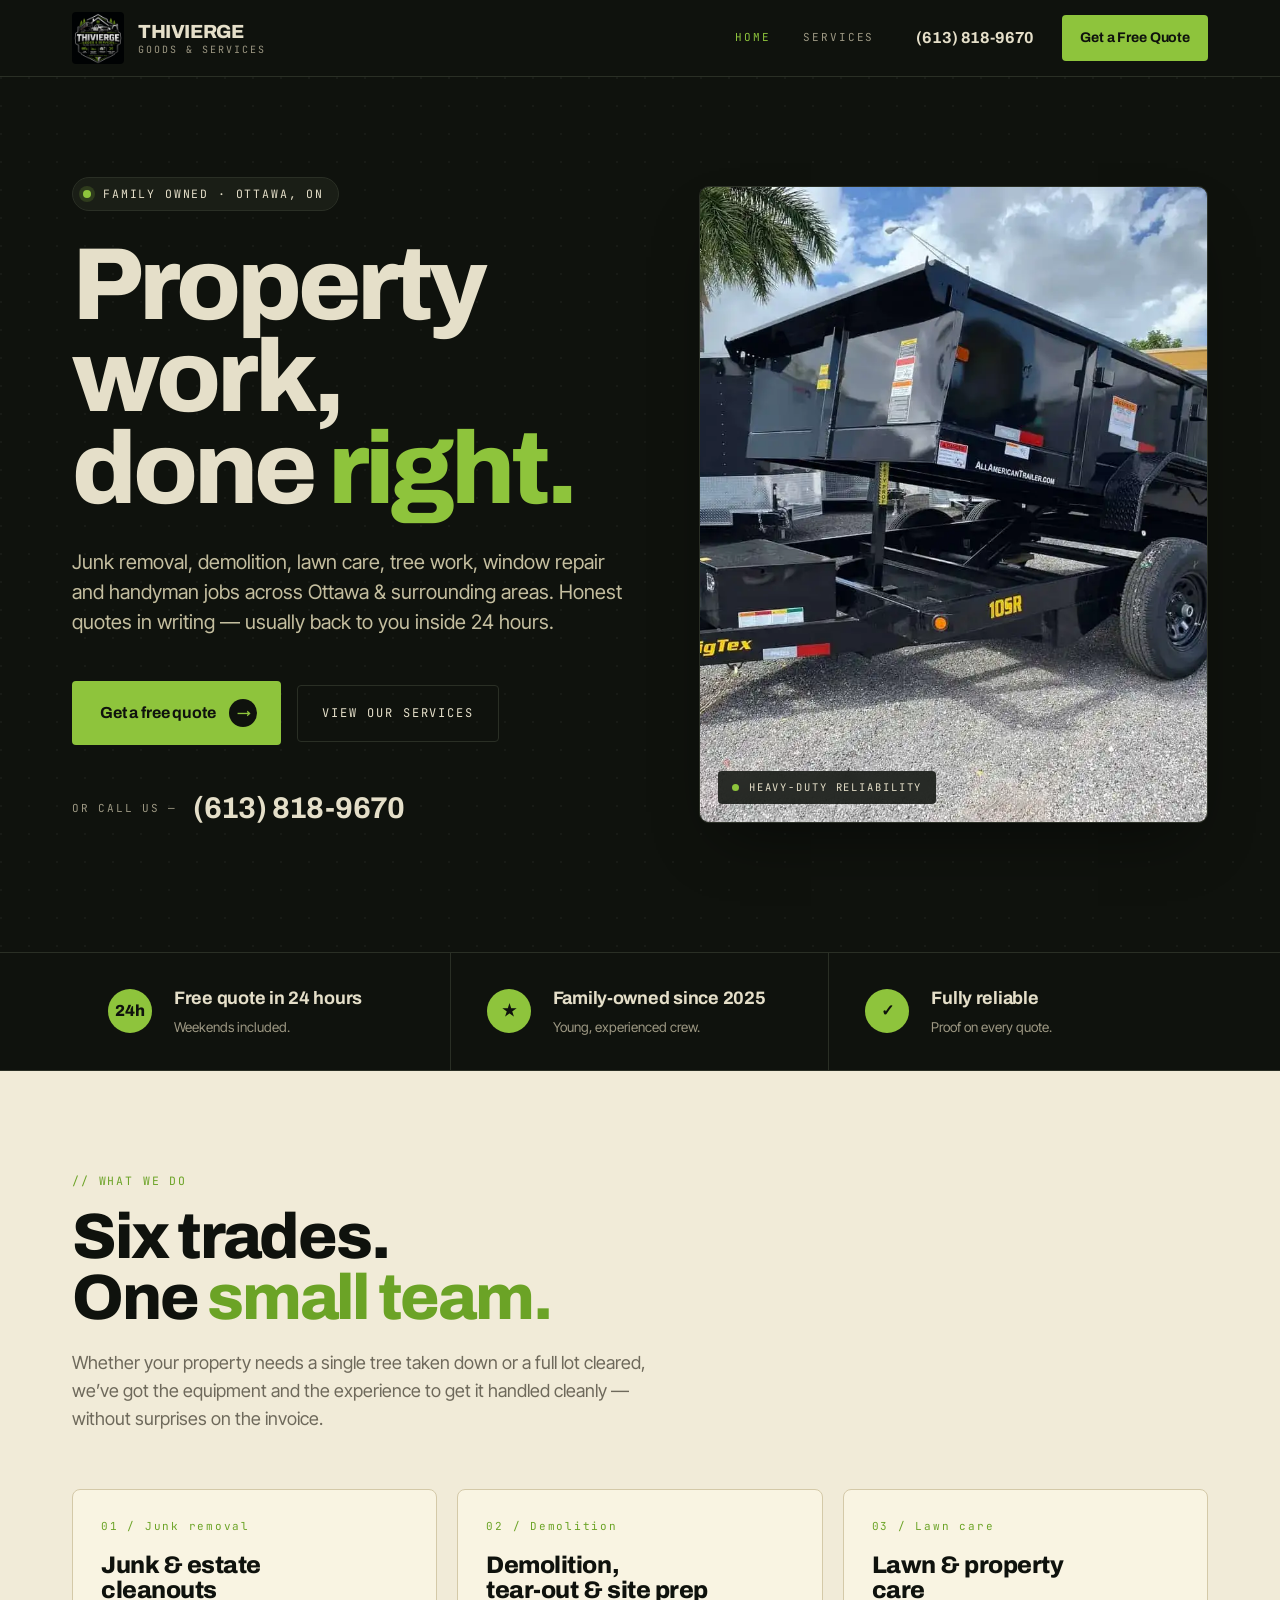
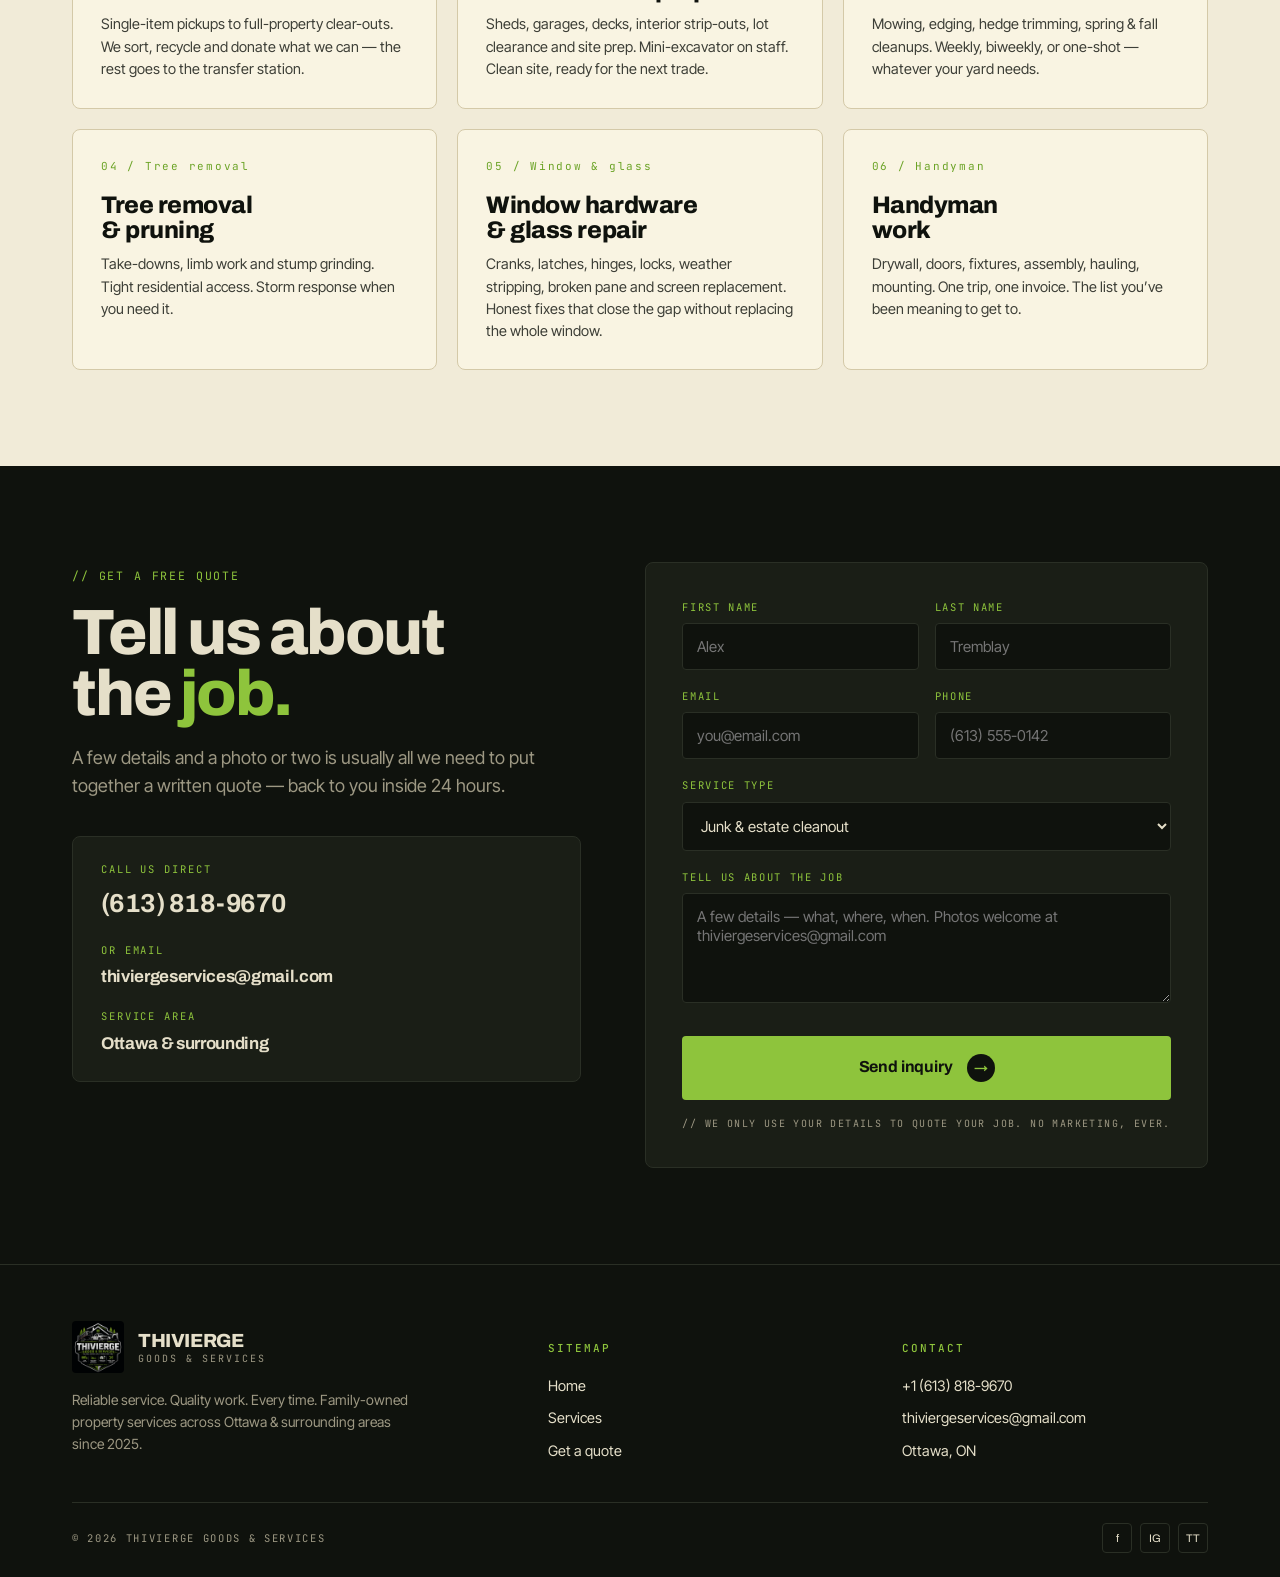
<file: index.html>
<!doctype html>
<html lang="en">
<head>
  <meta charset="utf-8" />
  <meta name="viewport" content="width=device-width, initial-scale=1" />
  <title>Thivierge Goods &amp; Services — Property work, done right · Ottawa</title>
  <meta name="description" content="Family-owned Ottawa property services — junk removal, demolition, lawn care, tree work and handyman jobs. Free quote inside 24 hours." />
  <link rel="preconnect" href="https://fonts.googleapis.com">
  <link rel="preconnect" href="https://fonts.gstatic.com" crossorigin>
  <link href="https://fonts.googleapis.com/css2?family=Archivo:wght@500;700;800&family=Inter+Tight:wght@400;500;600&family=JetBrains+Mono:wght@400;500&display=swap" rel="stylesheet">
  <link rel="stylesheet" href="style.css" />
  <style>
    .form-thanks { padding: 24px 8px; text-align: center; }
    .form-thanks h3 {
      font-family: "Archivo", sans-serif;
      font-weight: 800;
      font-size: 28px;
      letter-spacing: -0.025em;
      margin-bottom: 12px;
      color: var(--green);
    }
    .form-thanks p {
      font-size: 15px;
      color: var(--on-dark);
      line-height: 1.55;
      max-width: 380px;
      margin: 0 auto;
    }
    .form-thanks p a { color: var(--green); text-decoration: underline; }
  </style>
  <script defer>
    document.addEventListener('DOMContentLoaded', () => {
      const form = document.querySelector('form[data-form="inquiry"]');
      if (!form) return;
      form.addEventListener('submit', async (e) => {
        e.preventDefault();
        const btn = form.querySelector('button[type="submit"]');
        const originalLabel = btn.innerHTML;
        btn.disabled = true;
        btn.innerHTML = 'Sending…';
        const data = Object.fromEntries(new FormData(form).entries());
        try {
          const resp = await fetch('https://api.web3forms.com/submit', {
            method: 'POST',
            headers: { 'Content-Type': 'application/json', 'Accept': 'application/json' },
            body: JSON.stringify(data)
          });
          const result = await resp.json();
          if (result.success) {
            form.innerHTML =
              '<div class="form-thanks">' +
              '<h3>Thanks — we got it.</h3>' +
              '<p>We\'ll be back to you with a written quote within 24 hours. If it\'s urgent, give us a call at <a href="tel:+16138189670">(613) 818-9670</a>.</p>' +
              '</div>';
          } else {
            throw new Error(result.message || 'Submission failed');
          }
        } catch (err) {
          btn.disabled = false;
          btn.innerHTML = originalLabel;
          alert('Something went wrong sending your inquiry. Please try again or call (613) 818-9670.');
        }
      });
    });
  </script>
</head>
<body data-screen-label="Home">

  <header class="nav">
    <div class="wrap nav-inner">
      <a href="index.html" class="brand">
        <span class="brand-mark" aria-label="Thivierge logo"></span>
        <span class="brand-name">
          <div class="n1">THIVIERGE</div>
          <div class="n2">Goods &amp; Services</div>
        </span>
      </a>
      <div class="nav-right">
        <nav class="nav-links">
          <a href="index.html" class="active">Home</a>
          <a href="services.html">Services</a>
        </nav>
        <a href="tel:+16138189670" class="nav-phone">(613) 818-9670</a>
        <a href="#quote" class="nav-cta">Get a Free Quote</a>
      </div>
    </div>
  </header>

  <!-- Hero -->
  <section class="hero">
    <div class="wrap hero-inner">
      <div class="hero-grid">
        <div>
          <span class="eyebrow">
            <span class="pip"></span>
            <span class="mono">Family owned · Ottawa, ON</span>
          </span>
          <h1>Property work,<br/>done <span class="em">right.</span></h1>
          <p class="hero-sub">Junk removal, demolition, lawn care, tree work, window repair and handyman jobs across Ottawa &amp; surrounding areas. Honest quotes in writing &mdash; usually back to you inside 24 hours.</p>
          <div class="hero-cta-row">
            <a href="#quote" class="btn-primary">
              Get a free quote
              <span class="arrow">→</span>
            </a>
            <a href="services.html" class="btn-ghost">View our services</a>
          </div>
          <div class="hero-phone-row">
            <span>Or call us &mdash;</span>
            <a href="tel:+16138189670" class="num">(613) 818-9670</a>
          </div>
        </div>
        <div class="hero-photo">
          <img src="assets/portfolio/dump-trailer.webp" alt="5-ton dump trailer used for junk removal and estate cleanouts" />
          <span class="tag"><span class="dot"></span>Heavy-duty reliability</span>
        </div>
      </div>
    </div>
  </section>

  <!-- Trust strip -->
  <div class="trust">
    <div class="wrap trust-inner">
      <div class="trust-cell">
        <div class="icon">24h</div>
        <div class="body">
          <strong>Free quote in 24 hours</strong>
          <span>Weekends included.</span>
        </div>
      </div>
      <div class="trust-cell">
        <div class="icon">★</div>
        <div class="body">
          <strong>Family-owned since 2025</strong>
          <span>Young, experienced crew.</span>
        </div>
      </div>
      <div class="trust-cell">
        <div class="icon">✓</div>
        <div class="body">
          <strong>Fully reliable</strong>
          <span>Proof on every quote.</span>
        </div>
      </div>
    </div>
  </div>

  <!-- Services -->
  <section id="services">
    <div class="wrap">
      <div class="head">
        <span class="mono">// What we do</span>
        <h2>Six trades.<br/>One <span class="em">small team.</span></h2>
        <p class="lede">Whether your property needs a single tree taken down or a full lot cleared, we&rsquo;ve got the equipment and the experience to get it handled cleanly &mdash; without surprises on the invoice.</p>
      </div>

      <div class="svc-grid">
        <a class="svc" href="services.html#junk">
          <div class="n">01 / Junk removal</div>
          <h3>Junk &amp; estate<br/>cleanouts</h3>
          <p>Single-item pickups to full-property clear-outs. We sort, recycle and donate what we can &mdash; the rest goes to the transfer station.</p>
        </a>
        <a class="svc" href="services.html#demo">
          <div class="n">02 / Demolition</div>
          <h3>Demolition,<br/>tear-out &amp; site prep</h3>
          <p>Sheds, garages, decks, interior strip-outs, lot clearance and site prep. Mini-excavator on staff. Clean site, ready for the next trade.</p>
        </a>
        <a class="svc" href="services.html#lawn">
          <div class="n">03 / Lawn care</div>
          <h3>Lawn &amp; property<br/>care</h3>
          <p>Mowing, edging, hedge trimming, spring &amp; fall cleanups. Weekly, biweekly, or one-shot &mdash; whatever your yard needs.</p>
        </a>
        <a class="svc" href="services.html#tree">
          <div class="n">04 / Tree removal</div>
          <h3>Tree removal<br/>&amp; pruning</h3>
          <p>Take-downs, limb work and stump grinding. Tight residential access. Storm response when you need it.</p>
        </a>
        <a class="svc" href="services.html#window">
          <div class="n">05 / Window &amp; glass</div>
          <h3>Window hardware<br/>&amp; glass repair</h3>
          <p>Cranks, latches, hinges, locks, weather stripping, broken pane and screen replacement. Honest fixes that close the gap without replacing the whole window.</p>
        </a>
        <a class="svc" href="services.html#handy">
          <div class="n">06 / Handyman</div>
          <h3>Handyman<br/>work</h3>
          <p>Drywall, doors, fixtures, assembly, hauling, mounting. One trip, one invoice. The list you&rsquo;ve been meaning to get to.</p>
        </a>
      </div>
    </div>
  </section>

  <!-- Quote form -->
  <section class="quote" id="quote">
    <div class="wrap quote-grid">
      <div>
        <div class="head">
          <span class="mono">// Get a free quote</span>
          <h2>Tell us about<br/>the <span class="em">job.</span></h2>
          <p class="lede">A few details and a photo or two is usually all we need to put together a written quote &mdash; back to you inside 24 hours.</p>
        </div>
        <div class="quote-side">
          <a href="tel:+16138189670" class="block">
            <div class="lbl">Call us direct</div>
            <div class="v">(613) 818‑9670</div>
          </a>
          <a href="mailto:thiviergeservices@gmail.com" class="block">
            <div class="lbl">Or email</div>
            <div class="v sm">thiviergeservices@gmail.com</div>
          </a>
          <div class="block">
            <div class="lbl">Service area</div>
            <div class="v sm">Ottawa &amp; surrounding</div>
          </div>
        </div>
      </div>

      <form class="form" action="https://api.web3forms.com/submit" method="POST" data-form="inquiry">
        <!-- Web3Forms configuration -->
        <input type="hidden" name="access_key" value="c636de9c-5ea7-429c-bbf4-e2239f8b589b">
        <input type="hidden" name="subject" value="New website inquiry — Thivierge Goods &amp; Services">
        <input type="hidden" name="from_name" value="Thivierge website">
        <input type="checkbox" name="botcheck" style="display:none" tabindex="-1" autocomplete="off">

        <div class="form-row">
          <div class="field"><label>First name</label><input type="text" name="first_name" placeholder="Alex" required></div>
          <div class="field"><label>Last name</label><input type="text" name="last_name" placeholder="Tremblay" required></div>
        </div>
        <div class="form-row">
          <div class="field"><label>Email</label><input type="email" name="email" placeholder="you@email.com" required></div>
          <div class="field"><label>Phone</label><input type="tel" name="phone" placeholder="(613) 555-0142"></div>
        </div>
        <div class="field">
          <label>Service type</label>
          <select name="service_type">
            <option>Junk &amp; estate cleanout</option>
            <option>Demolition, tear-out &amp; site prep</option>
            <option>Lawn &amp; property care</option>
            <option>Tree removal &amp; pruning</option>
            <option>Handyman work</option>
            <option>Window hardware &amp; glass repair</option>
            <option>Something else</option>
          </select>
        </div>
        <div class="field">
          <label>Tell us about the job</label>
          <textarea name="message" placeholder="A few details — what, where, when. Photos welcome at thiviergeservices@gmail.com"></textarea>
        </div>
        <button class="btn-primary" type="submit">
          Send inquiry
          <span class="arrow">→</span>
        </button>
        <p class="form-note">// We only use your details to quote your job. No marketing, ever.</p>
      </form>
    </div>
  </section>

  <!-- Footer -->
  <footer class="foot">
    <div class="wrap">
      <div class="foot-inner">
        <div class="foot-brand">
          <a href="index.html" class="brand">
            <span class="brand-mark"></span>
            <span class="brand-name">
              <div class="n1">THIVIERGE</div>
              <div class="n2">Goods &amp; Services</div>
            </span>
          </a>
          <p class="blurb">Reliable service. Quality work. Every time. Family-owned property services across Ottawa &amp; surrounding areas since 2025.</p>
        </div>
        <div>
          <h5>Sitemap</h5>
          <ul>
            <li><a href="index.html">Home</a></li>
            <li><a href="services.html">Services</a></li>
            <li><a href="#quote">Get a quote</a></li>
          </ul>
        </div>
        <div>
          <h5>Contact</h5>
          <ul>
            <li><a href="tel:+16138189670">+1 (613) 818-9670</a></li>
            <li><a href="mailto:thiviergeservices@gmail.com">thiviergeservices@gmail.com</a></li>
            <li>Ottawa, ON</li>
          </ul>
        </div>
      </div>
      <div class="foot-bottom">
        <div>© 2026 Thivierge Goods &amp; Services</div>
        <div class="socials">
          <a href="#" aria-label="Facebook">f</a>
          <a href="#" aria-label="Instagram">IG</a>
          <a href="#" aria-label="TikTok">TT</a>
        </div>
      </div>
    </div>
  </footer>
</body>
</html>
</file>
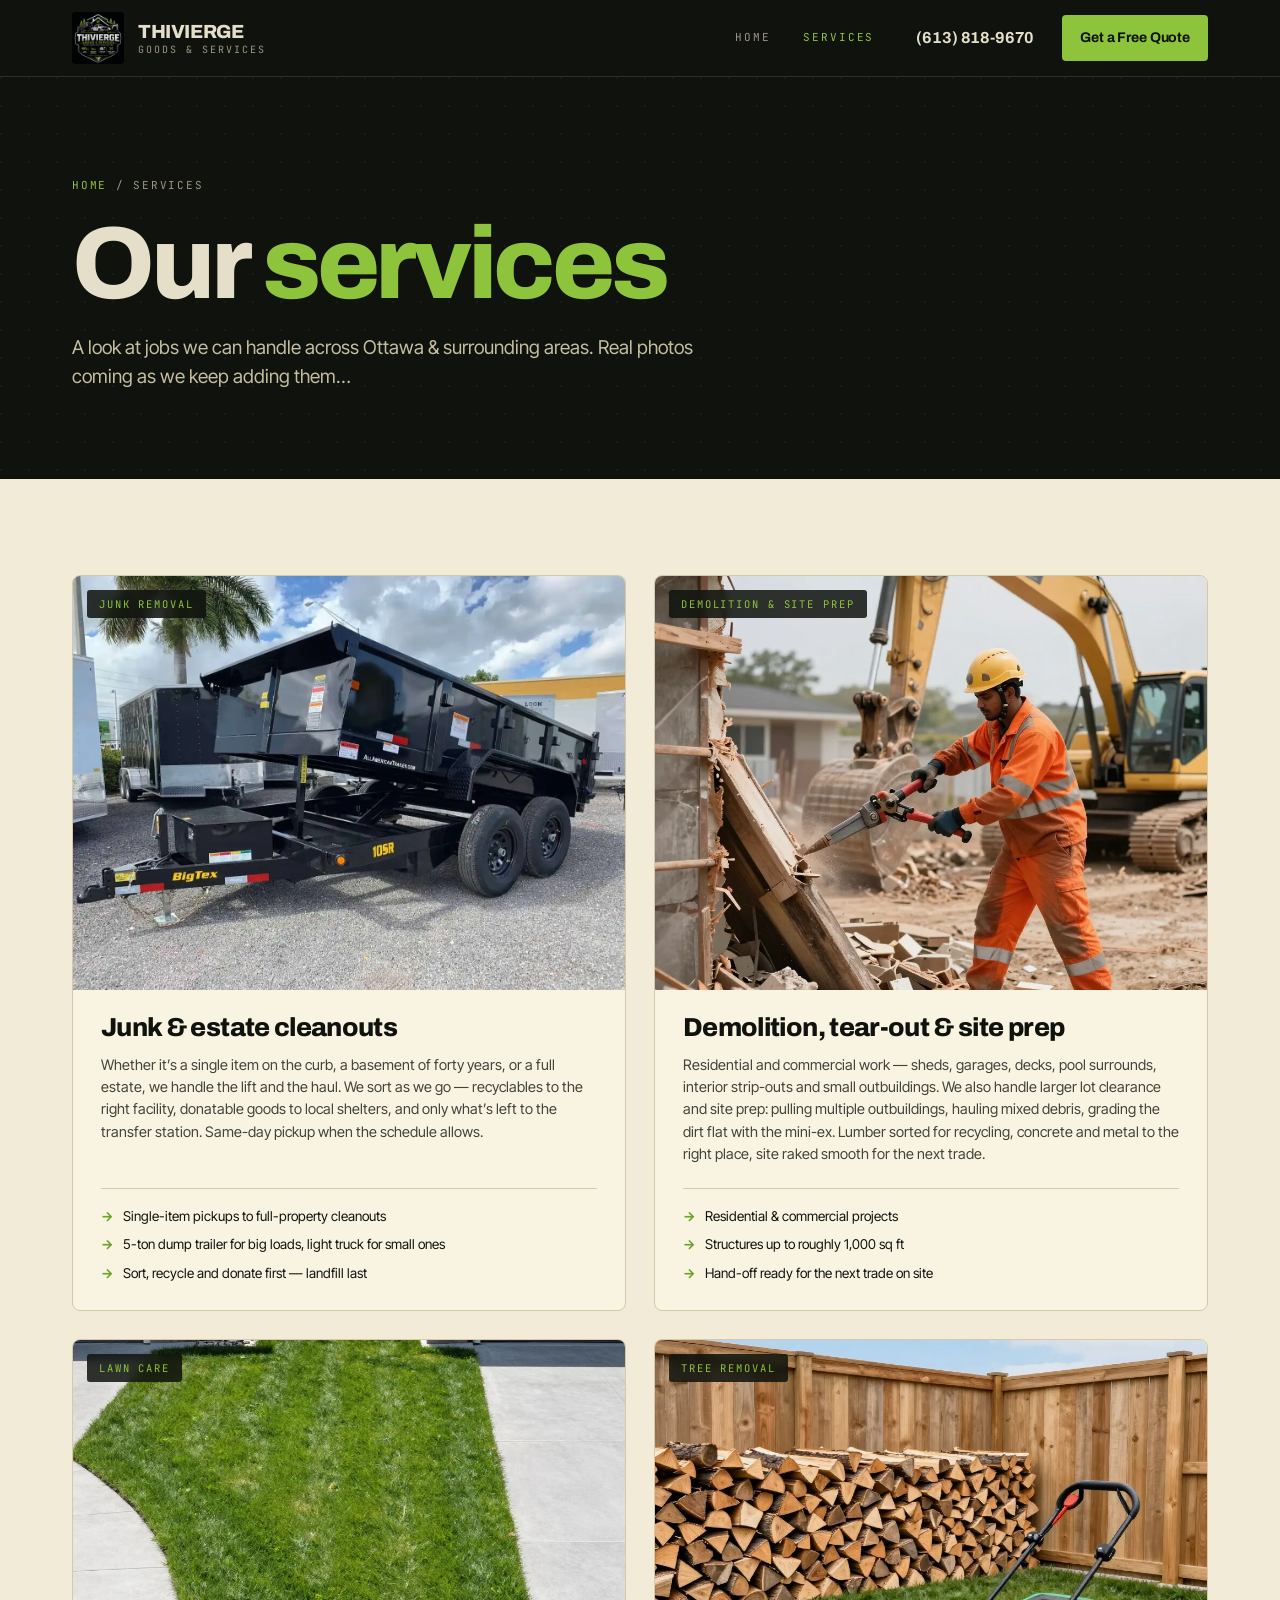
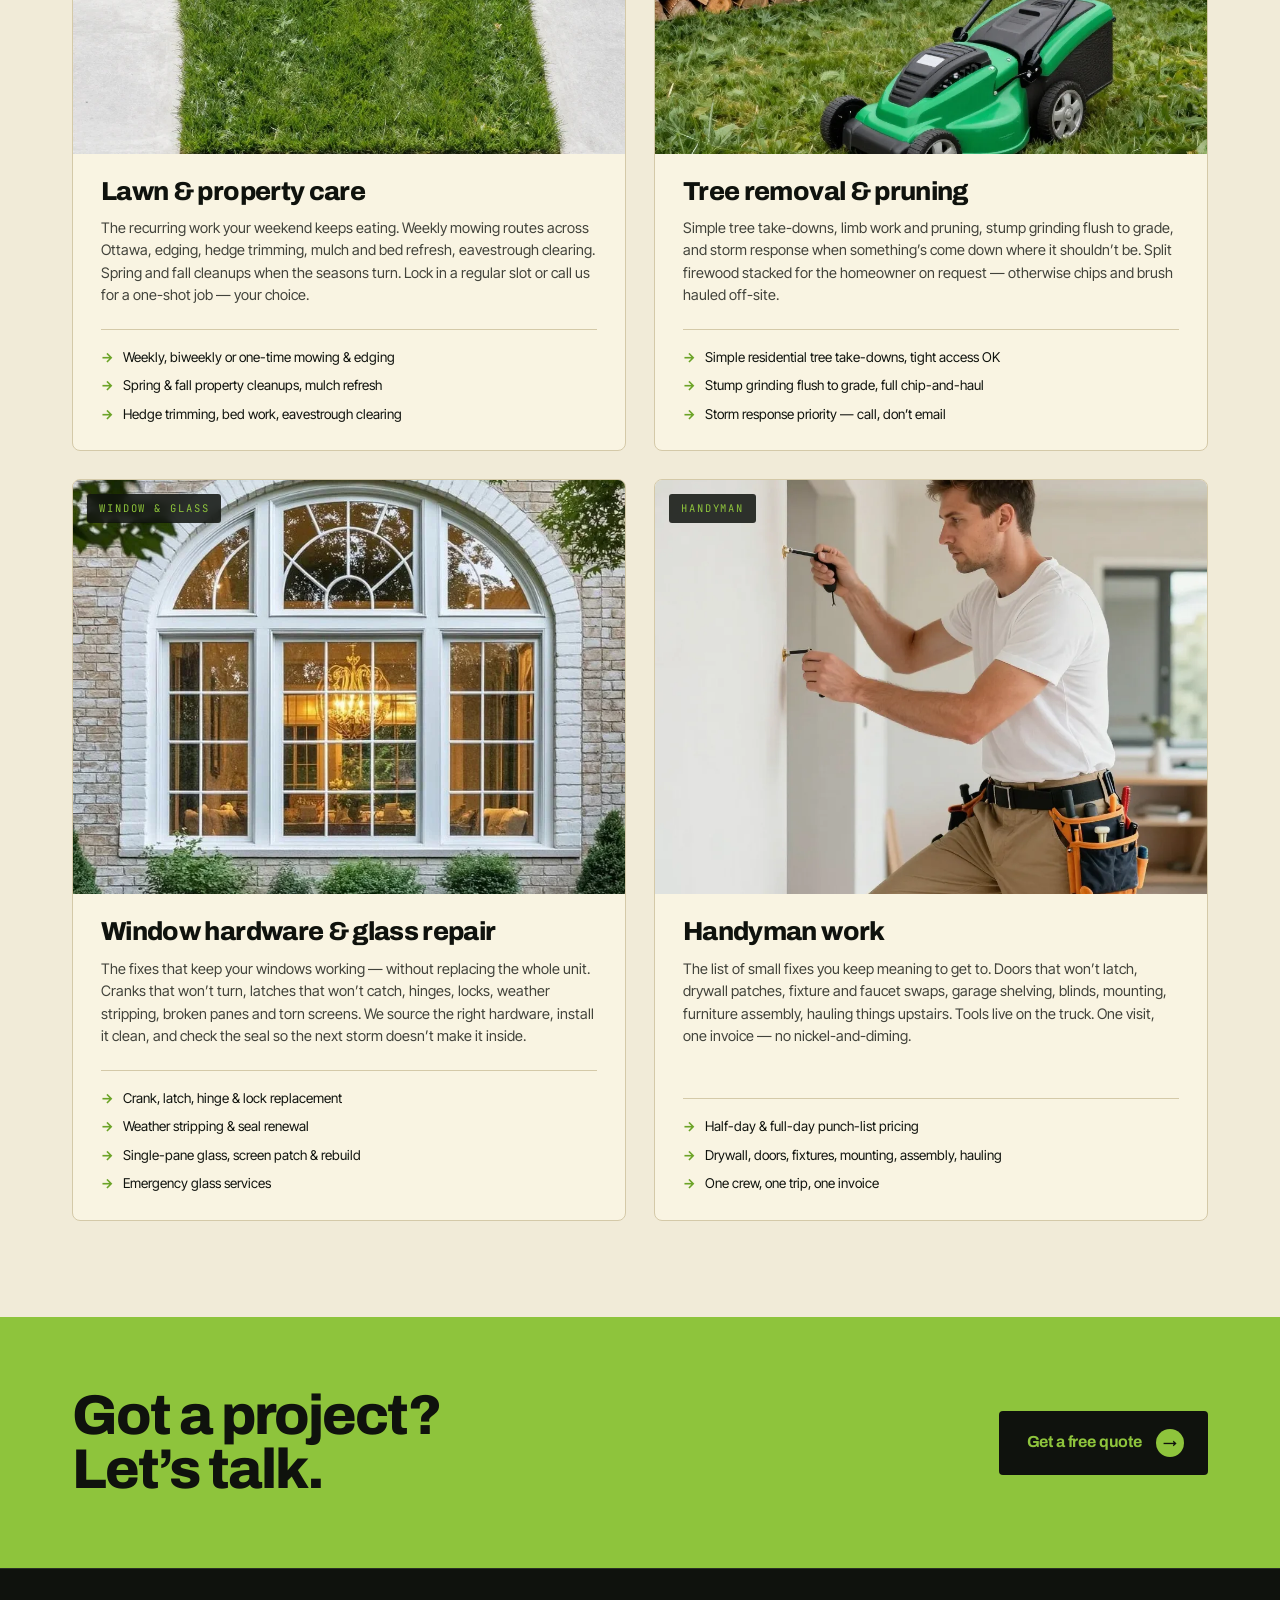
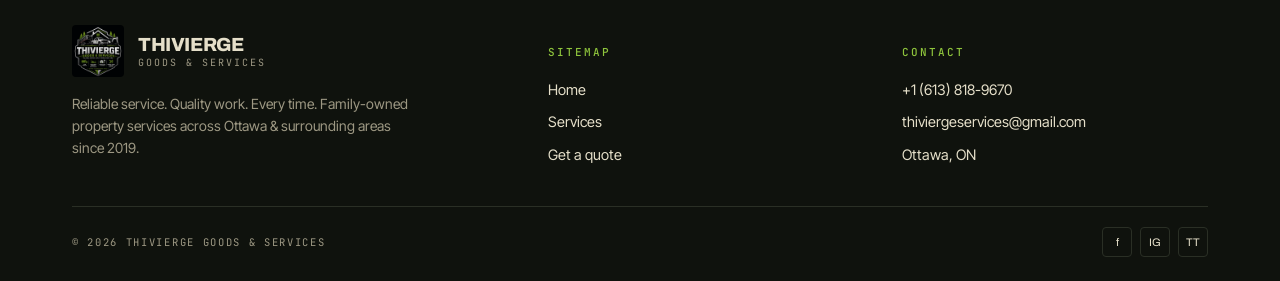
<file: services.html>
<!doctype html>
<html lang="en">
<head>
  <meta charset="utf-8" />
  <meta name="viewport" content="width=device-width, initial-scale=1" />
  <title>Services — Thivierge Goods &amp; Services</title>
  <meta name="description" content="Thivierge Goods &amp; Services — junk removal, demolition, lawn care, tree work, handyman jobs and site prep across Ottawa &amp; surrounding areas." />
  <link rel="preconnect" href="https://fonts.googleapis.com">
  <link rel="preconnect" href="https://fonts.gstatic.com" crossorigin>
  <link href="https://fonts.googleapis.com/css2?family=Archivo:wght@500;700;800&family=Inter+Tight:wght@400;500;600&family=JetBrains+Mono:wght@400;500&display=swap" rel="stylesheet">
  <link rel="stylesheet" href="style.css" />
  <style>
    /* Scroll padding so anchor jumps land below the sticky nav */
    html { scroll-padding-top: 96px; }
  </style>
</head>
<body data-screen-label="Services">

  <header class="nav">
    <div class="wrap nav-inner">
      <a href="index.html" class="brand">
        <span class="brand-mark" aria-label="Thivierge logo"></span>
        <span class="brand-name">
          <div class="n1">THIVIERGE</div>
          <div class="n2">Goods &amp; Services</div>
        </span>
      </a>
      <div class="nav-right">
        <nav class="nav-links">
          <a href="index.html">Home</a>
          <a href="services.html" class="active">Services</a>
        </nav>
        <a href="tel:+16138189670" class="nav-phone">(613) 818-9670</a>
        <a href="index.html#quote" class="nav-cta">Get a Free Quote</a>
      </div>
    </div>
  </header>

  <!-- Page hero -->
  <section class="page-hero">
    <div class="wrap page-hero-inner">
      <div class="crumb"><a href="index.html">Home</a> / Services</div>
      <h1>Our <span class="em">services</span></h1>
      <p class="lede">A look at jobs we can handle across Ottawa &amp; surrounding areas. Real photos coming as we keep adding them&hellip;</p>
    </div>
  </section>

  <!-- Services grid -->
  <section>
    <div class="wrap">
      <div class="case-grid">

        <article class="case" id="junk">
          <div class="case-photo">
            <img src="assets/portfolio/dump-trailer.webp" alt="5-ton dump trailer used for junk removal and estate cleanouts" loading="lazy" />
            <span class="badge">Junk removal</span>
          </div>
          <div class="case-body">
            <h3>Junk &amp; estate cleanouts</h3>
            <p class="desc">Whether it&rsquo;s a single item on the curb, a basement of forty years, or a full estate, we handle the lift and the haul. We sort as we go &mdash; recyclables to the right facility, donatable goods to local shelters, and only what&rsquo;s left to the transfer station. Same-day pickup when the schedule allows.</p>
            <ul class="case-features">
              <li>Single-item pickups to full-property cleanouts</li>
              <li>5-ton dump trailer for big loads, light truck for small ones</li>
              <li>Sort, recycle and donate first &mdash; landfill last</li>
            </ul>
          </div>
        </article>

        <article class="case" id="demo">
          <div class="case-photo">
            <img src="assets/portfolio/structural-demolition.webp" alt="Crew member demolishing a structure with an excavator behind" loading="lazy" />
            <span class="badge">Demolition &amp; site prep</span>
          </div>
          <div class="case-body">
            <h3>Demolition, tear-out &amp; site prep</h3>
            <p class="desc">Residential and commercial work &mdash; sheds, garages, decks, pool surrounds, interior strip-outs and small outbuildings. We also handle larger lot clearance and site prep: pulling multiple outbuildings, hauling mixed debris, grading the dirt flat with the mini-ex. Lumber sorted for recycling, concrete and metal to the right place, site raked smooth for the next trade.</p>
            <ul class="case-features">
              <li>Residential &amp; commercial projects</li>
              <li>Structures up to roughly 1,000 sq ft</li>
              <li>Hand-off ready for the next trade on site</li>
            </ul>
          </div>
        </article>

        <article class="case" id="lawn">
          <div class="case-photo">
            <img src="assets/portfolio/precision-lawn-care.webp" alt="Freshly cut lawn between two driveways" loading="lazy" />
            <span class="badge">Lawn care</span>
          </div>
          <div class="case-body">
            <h3>Lawn &amp; property care</h3>
            <p class="desc">The recurring work your weekend keeps eating. Weekly mowing routes across Ottawa, edging, hedge trimming, mulch and bed refresh, eavestrough clearing. Spring and fall cleanups when the seasons turn. Lock in a regular slot or call us for a one-shot job &mdash; your choice.</p>
            <ul class="case-features">
              <li>Weekly, biweekly or one-time mowing &amp; edging</li>
              <li>Spring &amp; fall property cleanups, mulch refresh</li>
              <li>Hedge trimming, bed work, eavestrough clearing</li>
            </ul>
          </div>
        </article>

        <article class="case" id="tree">
          <div class="case-photo">
            <img src="assets/portfolio/industrial-maintenance.webp" alt="Stacked firewood and mower after tree work" loading="lazy" />
            <span class="badge">Tree removal</span>
          </div>
          <div class="case-body">
            <h3>Tree removal &amp; pruning</h3>
            <p class="desc">Simple tree take-downs, limb work and pruning, stump grinding flush to grade, and storm response when something&rsquo;s come down where it shouldn&rsquo;t be. Split firewood stacked for the homeowner on request &mdash; otherwise chips and brush hauled off-site.</p>
            <ul class="case-features">
              <li>Simple residential tree take-downs, tight access OK</li>
              <li>Stump grinding flush to grade, full chip-and-haul</li>
              <li>Storm response priority &mdash; call, don&rsquo;t email</li>
            </ul>
          </div>
        </article>

        <article class="case" id="window">
          <div class="case-photo">
            <img src="assets/portfolio/window-hardware.webp" alt="Arched residential window with multi-pane glass and white frames" loading="lazy" />
            <span class="badge">Window &amp; glass</span>
          </div>
          <div class="case-body">
            <h3>Window hardware &amp; glass repair</h3>
            <p class="desc">The fixes that keep your windows working &mdash; without replacing the whole unit. Cranks that won&rsquo;t turn, latches that won&rsquo;t catch, hinges, locks, weather stripping, broken panes and torn screens. We source the right hardware, install it clean, and check the seal so the next storm doesn&rsquo;t make it inside.</p>
            <ul class="case-features">
              <li>Crank, latch, hinge &amp; lock replacement</li>
              <li>Weather stripping &amp; seal renewal</li>
              <li>Single-pane glass, screen patch &amp; rebuild</li>
              <li>Emergency glass services</li>
            </ul>
          </div>
        </article>

        <article class="case" id="handy">
          <div class="case-photo">
            <img src="assets/portfolio/honest-communication.webp" alt="Handyman installing fixtures in a freshly painted hallway" loading="lazy" />
            <span class="badge">Handyman</span>
          </div>
          <div class="case-body">
            <h3>Handyman work</h3>
            <p class="desc">The list of small fixes you keep meaning to get to. Doors that won&rsquo;t latch, drywall patches, fixture and faucet swaps, garage shelving, blinds, mounting, furniture assembly, hauling things upstairs. Tools live on the truck. One visit, one invoice &mdash; no nickel-and-diming.</p>
            <ul class="case-features">
              <li>Half-day &amp; full-day punch-list pricing</li>
              <li>Drywall, doors, fixtures, mounting, assembly, hauling</li>
              <li>One crew, one trip, one invoice</li>
            </ul>
          </div>
        </article>

      </div>
    </div>
  </section>

  <!-- CTA strip -->
  <section class="cta-strip">
    <div class="wrap cta-strip-inner">
      <h2>Got a project?<br/>Let&rsquo;s talk.</h2>
      <a href="index.html#quote" class="btn-primary">
        Get a free quote
        <span class="arrow">→</span>
      </a>
    </div>
  </section>

  <!-- Footer -->
  <footer class="foot">
    <div class="wrap">
      <div class="foot-inner">
        <div class="foot-brand">
          <a href="index.html" class="brand">
            <span class="brand-mark"></span>
            <span class="brand-name">
              <div class="n1">THIVIERGE</div>
              <div class="n2">Goods &amp; Services</div>
            </span>
          </a>
          <p class="blurb">Reliable service. Quality work. Every time. Family-owned property services across Ottawa &amp; surrounding areas since 2019.</p>
        </div>
        <div>
          <h5>Sitemap</h5>
          <ul>
            <li><a href="index.html">Home</a></li>
            <li><a href="services.html">Services</a></li>
            <li><a href="index.html#quote">Get a quote</a></li>
          </ul>
        </div>
        <div>
          <h5>Contact</h5>
          <ul>
            <li><a href="tel:+16138189670">+1 (613) 818-9670</a></li>
            <li><a href="mailto:thiviergeservices@gmail.com">thiviergeservices@gmail.com</a></li>
            <li>Ottawa, ON</li>
          </ul>
        </div>
      </div>
      <div class="foot-bottom">
        <div>© 2026 Thivierge Goods &amp; Services</div>
        <div class="socials">
          <a href="#" aria-label="Facebook">f</a>
          <a href="#" aria-label="Instagram">IG</a>
          <a href="#" aria-label="TikTok">TT</a>
        </div>
      </div>
    </div>
  </footer>
</body>
</html>
</file>
<file: style.css>
/* =========================================================
   Thivierge Goods & Services — clean two-page site
   Dark + cream + green. Bold sans. Minimal noise.
   ========================================================= */

:root {
  --ink:          #0f120d;
  --ink-2:        #1a1e16;
  --rule-dark:    #2a2f25;
  --cream:        #f1ebd8;
  --paper:        #f9f4e2;
  --on-dark:      #e5dfc9;
  --on-dark-soft: #9d9883;
  --muted-light:  #6e695b;
  --rule-light:   #d4c9a8;
  --green:        #8ec43c;
  --green-deep:   #6ba326;
}

* { box-sizing: border-box; }
html, body { margin: 0; padding: 0; }
html { scroll-behavior: smooth; }
body {
  background: var(--cream);
  color: var(--ink);
  font-family: "Inter Tight", "Inter", system-ui, sans-serif;
  font-size: 16px;
  line-height: 1.55;
  -webkit-font-smoothing: antialiased;
  text-rendering: optimizeLegibility;
}
img { max-width: 100%; display: block; }
a { color: inherit; text-decoration: none; }
button { font: inherit; }
h1, h2, h3, h4 { margin: 0; }
p { margin: 0; }

.display {
  font-family: "Archivo", "Inter Tight", system-ui, sans-serif;
  font-weight: 800;
  letter-spacing: -0.035em;
  line-height: 0.94;
}
.mono {
  font-family: "JetBrains Mono", ui-monospace, "SF Mono", Menlo, monospace;
  font-size: 11.5px;
  letter-spacing: 0.16em;
  text-transform: uppercase;
}

.wrap { max-width: 1200px; margin: 0 auto; padding: 0 32px; }
section { padding: 96px 0; }

/* ---------- Nav ---------- */
.nav {
  background: var(--ink);
  color: var(--on-dark);
  position: sticky; top: 0; z-index: 50;
  border-bottom: 1px solid var(--rule-dark);
}
.nav-inner {
  display: flex; align-items: center; justify-content: space-between;
  height: 76px;
}
.brand { display: flex; align-items: center; gap: 14px; }
.brand-mark {
  width: 52px; height: 52px;
  background: url('assets/logo.webp') center/contain no-repeat;
  border-radius: 4px;
}
.brand-name { line-height: 1; }
.brand-name .n1 {
  font-family: "Archivo", sans-serif;
  font-weight: 800;
  font-size: 19px;
  letter-spacing: -0.02em;
  color: var(--on-dark);
}
.brand-name .n2 {
  font-family: "JetBrains Mono", monospace;
  font-size: 10px; letter-spacing: 0.2em;
  color: var(--on-dark-soft); text-transform: uppercase;
  margin-top: 4px;
}
.nav-right { display: flex; align-items: center; gap: 28px; }
.nav-links { display: flex; gap: 4px; }
.nav-links a {
  font-family: "JetBrains Mono", monospace;
  font-size: 11px; letter-spacing: 0.18em; text-transform: uppercase;
  padding: 10px 14px;
  color: var(--on-dark-soft);
  border-radius: 4px;
  transition: color .15s, background .15s;
}
.nav-links a:hover { color: var(--on-dark); }
.nav-links a.active { color: var(--green); }
.nav-phone {
  font-family: "Archivo", sans-serif;
  font-weight: 700;
  font-size: 16px;
  letter-spacing: -0.01em;
  color: var(--on-dark);
}
.nav-phone:hover { color: var(--green); }
.nav-cta {
  display: inline-flex; align-items: center; gap: 12px;
  padding: 12px 18px;
  background: var(--green); color: var(--ink);
  border-radius: 4px;
  font-family: "Archivo", sans-serif;
  font-weight: 700;
  font-size: 14px;
  letter-spacing: -0.01em;
  transition: background .2s;
}
.nav-cta:hover { background: var(--on-dark); }

/* ---------- Hero ---------- */
.hero {
  background: var(--ink);
  color: var(--on-dark);
  padding: 100px 0 120px;
  position: relative;
  overflow: hidden;
}
.hero::before {
  content: "";
  position: absolute; inset: 0;
  background-image:
    radial-gradient(circle at 1px 1px, rgba(255,255,255,.04) 1px, transparent 0);
  background-size: 28px 28px;
  pointer-events: none;
}
.hero-inner { position: relative; }
.hero-grid {
  display: grid;
  grid-template-columns: 1.05fr 0.95fr;
  gap: 64px;
  align-items: center;
  position: relative;
}
.hero-photo {
  position: relative;
  aspect-ratio: 4/5;
  border-radius: 10px;
  overflow: hidden;
  border: 1px solid var(--rule-dark);
  box-shadow: 0 30px 60px -20px rgba(0,0,0,.45);
}
.hero-photo img {
  width: 100%; height: 100%;
  object-fit: cover;
  display: block;
}
.hero-photo .tag {
  position: absolute; left: 18px; bottom: 18px;
  display: inline-flex; align-items: center; gap: 10px;
  padding: 8px 14px;
  background: rgba(15,18,13,.85);
  color: var(--on-dark);
  border-radius: 4px;
  font-family: "JetBrains Mono", monospace;
  font-size: 10.5px; letter-spacing: 0.18em;
  text-transform: uppercase;
  backdrop-filter: blur(6px);
}
.hero-photo .tag .dot {
  width: 7px; height: 7px; border-radius: 50%;
  background: var(--green);
}
.hero .eyebrow {
  display: inline-flex; align-items: center; gap: 12px;
  padding: 7px 14px 7px 10px;
  border: 1px solid var(--rule-dark);
  border-radius: 999px;
  background: var(--ink-2);
}
.hero .eyebrow .pip {
  width: 8px; height: 8px; border-radius: 50%;
  background: var(--green);
  box-shadow: 0 0 0 4px rgba(142,196,60,.18);
}
.hero .eyebrow .mono { color: var(--on-dark); }
.hero h1 {
  font-family: "Archivo", sans-serif;
  font-weight: 800;
  font-size: clamp(56px, 8vw, 120px);
  letter-spacing: -0.04em;
  line-height: 0.9;
  margin: 28px 0 32px;
  color: var(--on-dark);
  max-width: 14ch;
}
.hero h1 .em { color: var(--green); }
.hero-sub {
  font-size: 20px;
  max-width: 620px;
  color: #c4be9f;
  line-height: 1.5;
}
.hero-cta-row {
  margin-top: 44px;
  display: flex; gap: 16px; align-items: center; flex-wrap: wrap;
}
.btn-primary {
  display: inline-flex; align-items: center; gap: 14px;
  background: var(--green); color: var(--ink);
  padding: 18px 24px 18px 28px;
  border-radius: 4px;
  font-family: "Archivo", sans-serif;
  font-weight: 700;
  font-size: 16px;
  letter-spacing: -0.01em;
  border: 0; cursor: pointer;
  transition: background .2s, transform .15s;
}
.btn-primary:hover { background: var(--on-dark); transform: translateY(-1px); }
.btn-primary .arrow {
  width: 28px; height: 28px;
  background: var(--ink); color: var(--green);
  border-radius: 50%;
  display: flex; align-items: center; justify-content: center;
  font-size: 14px;
}
.btn-ghost {
  display: inline-flex; align-items: center; gap: 12px;
  padding: 18px 24px;
  border: 1px solid var(--rule-dark); color: var(--on-dark);
  border-radius: 4px;
  font-family: "JetBrains Mono", monospace;
  font-size: 12px; letter-spacing: 0.16em;
  text-transform: uppercase;
  background: transparent;
}
.btn-ghost:hover { border-color: var(--green); color: var(--green); }

.hero-phone-row {
  margin-top: 40px;
  display: flex; align-items: center; gap: 16px;
  font-family: "JetBrains Mono", monospace;
  font-size: 11px; letter-spacing: 0.16em; text-transform: uppercase;
  color: var(--on-dark-soft);
}
.hero-phone-row .num {
  font-family: "Archivo", sans-serif;
  font-weight: 700;
  font-size: 30px;
  letter-spacing: -0.02em;
  color: var(--on-dark);
}
.hero-phone-row .num:hover { color: var(--green); }

/* ---------- Trust strip ---------- */
.trust {
  background: var(--ink);
  border-top: 1px solid var(--rule-dark);
  border-bottom: 1px solid var(--rule-dark);
  color: var(--on-dark);
}
.trust-inner {
  display: grid; grid-template-columns: repeat(3, 1fr);
}
.trust-cell {
  padding: 32px 36px;
  border-right: 1px solid var(--rule-dark);
  display: flex; align-items: center; gap: 22px;
}
.trust-cell:last-child { border-right: 0; }
.trust-cell .icon {
  width: 44px; height: 44px;
  background: var(--green); color: var(--ink);
  border-radius: 50%;
  display: flex; align-items: center; justify-content: center;
  font-family: "Archivo", sans-serif;
  font-weight: 800;
  font-size: 16px;
  flex-shrink: 0;
}
.trust-cell .body strong {
  display: block;
  font-family: "Archivo", sans-serif;
  font-weight: 700;
  font-size: 18px;
  letter-spacing: -0.015em;
  color: var(--on-dark);
}
.trust-cell .body span {
  font-size: 13.5px;
  color: var(--on-dark-soft);
  margin-top: 4px;
  display: block;
}

/* ---------- Section heading (simple) ---------- */
.head {
  margin-bottom: 56px;
}
.head .mono { color: var(--green-deep); }
.head h2 {
  font-family: "Archivo", sans-serif;
  font-weight: 800;
  font-size: clamp(40px, 5vw, 68px);
  letter-spacing: -0.035em;
  line-height: 0.95;
  margin-top: 16px;
  max-width: 18ch;
}
.head h2 .em { color: var(--green-deep); }
.head .lede {
  margin-top: 20px;
  font-size: 18px;
  color: var(--muted-light);
  max-width: 580px;
  line-height: 1.55;
}

/* ---------- Services grid ---------- */
.svc-grid {
  display: grid;
  grid-template-columns: repeat(3, 1fr);
  gap: 20px;
}
.svc {
  background: var(--paper);
  border: 1px solid var(--rule-light);
  border-radius: 8px;
  padding: 28px 28px 26px;
  display: flex; flex-direction: column;
  min-height: 220px;
  transition: border-color .2s, transform .2s;
}
.svc:hover {
  border-color: var(--ink);
  transform: translateY(-2px);
}
.svc .n {
  font-family: "JetBrains Mono", monospace;
  font-size: 11px; letter-spacing: 0.16em;
  color: var(--green-deep);
  margin-bottom: 18px;
}
.svc h3 {
  font-family: "Archivo", sans-serif;
  font-weight: 800;
  font-size: 24px;
  letter-spacing: -0.02em;
  line-height: 1.05;
  margin-bottom: 10px;
}
.svc p {
  font-size: 14.5px;
  color: var(--ink);
  opacity: 0.8;
  line-height: 1.55;
}

/* ---------- Quote section (dark) ---------- */
.quote {
  background: var(--ink);
  color: var(--on-dark);
}
.quote-grid {
  display: grid;
  grid-template-columns: 0.95fr 1.05fr;
  gap: 64px;
  align-items: start;
}
.quote .head { margin-bottom: 0; }
.quote .head .mono { color: var(--green); }
.quote .head h2 { color: var(--on-dark); }
.quote .head h2 .em { color: var(--green); }
.quote .head .lede { color: var(--on-dark-soft); }
.quote-side {
  margin-top: 36px;
  padding: 24px 28px;
  background: var(--ink-2);
  border: 1px solid var(--rule-dark);
  border-radius: 8px;
}
.quote-side .block + .block { margin-top: 18px; }
.quote-side .lbl {
  font-family: "JetBrains Mono", monospace;
  font-size: 10.5px; letter-spacing: 0.18em; text-transform: uppercase;
  color: var(--green);
}
.quote-side .v {
  font-family: "Archivo", sans-serif;
  font-weight: 700;
  font-size: 26px;
  letter-spacing: -0.02em;
  margin-top: 6px;
}
.quote-side .v.sm { font-size: 17px; }
.quote-side a { display: block; }
.quote-side a:hover .v { color: var(--green); }

.form {
  background: var(--ink-2);
  border: 1px solid var(--rule-dark);
  padding: 36px;
  border-radius: 8px;
}
.form-row { display: grid; grid-template-columns: 1fr 1fr; gap: 16px; }
.field { margin-bottom: 18px; }
.field label {
  display: block;
  font-family: "JetBrains Mono", monospace;
  font-size: 10.5px; letter-spacing: 0.16em; text-transform: uppercase;
  color: var(--green);
  margin-bottom: 8px;
}
.field input, .field select, .field textarea {
  width: 100%;
  padding: 13px 14px;
  border: 1px solid var(--rule-dark);
  background: var(--ink);
  border-radius: 4px;
  font-family: "Inter Tight", system-ui, sans-serif;
  font-size: 15px;
  color: var(--on-dark);
}
.field input:focus, .field select:focus, .field textarea:focus {
  outline: 0; border-color: var(--green);
}
.field textarea { min-height: 110px; resize: vertical; }
.form .btn-primary { width: 100%; justify-content: center; padding: 18px; margin-top: 8px; }
.form-note {
  font-family: "JetBrains Mono", monospace;
  font-size: 10px; letter-spacing: 0.14em; text-transform: uppercase;
  color: var(--on-dark-soft);
  margin-top: 16px;
  text-align: center;
}

/* ---------- Footer ---------- */
.foot {
  background: var(--ink);
  color: var(--on-dark);
  padding: 56px 0 24px;
  border-top: 1px solid var(--rule-dark);
}
.foot-inner {
  display: grid; grid-template-columns: 1.4fr 1fr 1fr;
  gap: 48px;
  margin-bottom: 40px;
}
.foot-brand { max-width: 340px; }
.foot-brand .blurb {
  margin-top: 16px;
  font-size: 14px;
  color: var(--on-dark-soft);
  line-height: 1.55;
}
.foot h5 {
  font-family: "JetBrains Mono", monospace;
  font-size: 11px; letter-spacing: 0.18em; text-transform: uppercase;
  color: var(--green);
  margin-bottom: 18px;
  font-weight: 500;
}
.foot ul { list-style: none; margin: 0; padding: 0; display: flex; flex-direction: column; gap: 10px; }
.foot ul li { font-size: 14.5px; color: var(--on-dark); }
.foot ul a:hover { color: var(--green); }
.foot-bottom {
  padding-top: 20px;
  border-top: 1px solid var(--rule-dark);
  display: flex; justify-content: space-between; align-items: center;
  font-family: "JetBrains Mono", monospace;
  font-size: 10.5px; letter-spacing: 0.16em; text-transform: uppercase;
  color: var(--on-dark-soft);
}
.foot-bottom .socials { display: flex; gap: 8px; }
.foot-bottom .socials a {
  width: 30px; height: 30px;
  border: 1px solid var(--rule-dark);
  border-radius: 4px;
  display: flex; align-items: center; justify-content: center;
  color: var(--on-dark);
  font-family: "Archivo", sans-serif;
  font-size: 11px;
  letter-spacing: 0;
  text-transform: none;
}
.foot-bottom .socials a:hover { background: var(--green); border-color: var(--green); color: var(--ink); }

/* ---------- Portfolio page ---------- */
.page-hero {
  background: var(--ink);
  color: var(--on-dark);
  padding: 100px 0 88px;
  position: relative; overflow: hidden;
}
.page-hero::before {
  content: ""; position: absolute; inset: 0;
  background-image: radial-gradient(circle at 1px 1px, rgba(255,255,255,.04) 1px, transparent 0);
  background-size: 28px 28px;
  pointer-events: none;
}
.page-hero-inner { position: relative; }
.page-hero .crumb {
  font-family: "JetBrains Mono", monospace;
  font-size: 11px; letter-spacing: 0.16em; text-transform: uppercase;
  color: var(--on-dark-soft);
  margin-bottom: 24px;
}
.page-hero .crumb a { color: var(--green); }
.page-hero h1 {
  font-family: "Archivo", sans-serif;
  font-weight: 800;
  font-size: clamp(56px, 8vw, 120px);
  letter-spacing: -0.04em;
  line-height: 0.9;
  margin-bottom: 24px;
}
.page-hero h1 .em { color: var(--green); }
.page-hero .lede {
  font-size: 19px;
  color: #c4be9f;
  max-width: 680px;
  line-height: 1.5;
}

/* portfolio filter */
.port-filter {
  display: flex; gap: 8px; flex-wrap: wrap;
  margin-bottom: 56px;
  padding-bottom: 28px;
  border-bottom: 1px solid var(--rule-light);
}
.port-filter .lbl {
  font-family: "JetBrains Mono", monospace;
  font-size: 11px; letter-spacing: 0.16em; text-transform: uppercase;
  color: var(--muted-light);
  align-self: center;
  margin-right: 4px;
}
.port-filter button {
  padding: 9px 16px;
  border: 1px solid var(--rule-light);
  background: transparent;
  border-radius: 999px;
  font-family: "JetBrains Mono", monospace;
  font-size: 11px; letter-spacing: 0.14em; text-transform: uppercase;
  cursor: pointer;
  color: var(--ink);
  transition: all .2s;
}
.port-filter button:hover { border-color: var(--ink); }
.port-filter button.on { background: var(--ink); color: var(--green); border-color: var(--ink); }

/* portfolio cards */
.case-grid {
  display: grid;
  grid-template-columns: 1fr 1fr;
  gap: 28px;
}
.case {
  background: var(--paper);
  border: 1px solid var(--rule-light);
  border-radius: 8px;
  overflow: hidden;
  display: flex; flex-direction: column;
  transition: border-color .2s, transform .2s;
}
.case:hover {
  border-color: var(--ink);
  transform: translateY(-2px);
}
.case-photo {
  position: relative;
  aspect-ratio: 4/3;
  overflow: hidden;
  background: var(--ink);
}
.case-photo img {
  width: 100%; height: 100%;
  object-fit: cover;
  display: block;
}
.case-photo .badge {
  position: absolute; left: 14px; top: 14px;
  padding: 6px 12px;
  background: rgba(15,18,13,.85); color: var(--green);
  border-radius: 3px;
  font-family: "JetBrains Mono", monospace;
  font-size: 10.5px; letter-spacing: 0.18em;
  text-transform: uppercase;
  backdrop-filter: blur(4px);
}

/* Placeholder photo card — used until a real photo is uploaded */
.case-photo-placeholder {
  display: flex; align-items: center; justify-content: center;
  background:
    repeating-linear-gradient(135deg, #1a1e16 0 14px, #232820 14px 28px);
  position: relative;
}
.case-photo-placeholder::before {
  content: "Photo coming soon";
  font-family: "JetBrains Mono", monospace;
  font-size: 11px;
  letter-spacing: 0.18em;
  text-transform: uppercase;
  color: var(--green);
  padding: 8px 14px;
  background: rgba(15,18,13,0.85);
  border-radius: 4px;
  backdrop-filter: blur(4px);
}

.case-body {
  padding: 24px 28px 26px;
  flex: 1;
  display: flex; flex-direction: column;
}
.case-body .cat {
  font-family: "JetBrains Mono", monospace;
  font-size: 11px; letter-spacing: 0.16em;
  color: var(--green-deep);
  margin-bottom: 12px;
}
.case-body h3 {
  font-family: "Archivo", sans-serif;
  font-weight: 800;
  font-size: 26px;
  letter-spacing: -0.025em;
  line-height: 1.05;
  margin-bottom: 12px;
}
.case-body .desc {
  font-size: 14.5px;
  color: var(--ink);
  opacity: 0.78;
  line-height: 1.55;
  margin-bottom: 22px;
  flex: 1;
}
.case-meta {
  display: grid; grid-template-columns: repeat(3, 1fr);
  gap: 12px;
  padding-top: 18px;
  border-top: 1px solid var(--rule-light);
}
.case-meta dt {
  font-family: "JetBrains Mono", monospace;
  font-size: 10px; letter-spacing: 0.14em;
  text-transform: uppercase; color: var(--muted-light);
  margin-bottom: 4px;
}
.case-meta dd {
  margin: 0;
  font-family: "Archivo", sans-serif;
  font-weight: 700;
  font-size: 15px;
  letter-spacing: -0.015em;
}

/* "What's included" feature list inside service cards */
.case-features {
  list-style: none;
  margin: 0; padding: 18px 0 0;
  border-top: 1px solid var(--rule-light);
  display: flex; flex-direction: column;
  gap: 9px;
}
.case-features li {
  position: relative;
  padding-left: 22px;
  font-size: 13.5px;
  line-height: 1.45;
  color: var(--ink);
}
.case-features li::before {
  content: "→";
  color: var(--green-deep);
  position: absolute;
  left: 0; top: 0;
  font-weight: 700;
}

/* CTA strip on portfolio bottom */
.cta-strip {
  background: var(--green);
  color: var(--ink);
  padding: 72px 0;
}
.cta-strip-inner {
  display: flex; align-items: center; justify-content: space-between; gap: 32px;
}
.cta-strip h2 {
  font-family: "Archivo", sans-serif;
  font-weight: 800;
  font-size: clamp(36px, 4.6vw, 56px);
  letter-spacing: -0.035em;
  line-height: 0.96;
  max-width: 16ch;
}
.cta-strip .btn-primary {
  background: var(--ink);
  color: var(--green);
  flex-shrink: 0;
}
.cta-strip .btn-primary .arrow {
  background: var(--green);
  color: var(--ink);
}
.cta-strip .btn-primary:hover { background: var(--on-dark); color: var(--ink); }
.cta-strip .btn-primary:hover .arrow { background: var(--ink); color: var(--green); }

/* ---------- Responsive ---------- */
@media (max-width: 980px) {
  section { padding: 72px 0; }
  .nav-links { display: none; }
  .nav-phone { display: none; }
  .hero { padding: 72px 0 88px; }
  .hero-grid { grid-template-columns: 1fr; gap: 48px; }
  .hero-photo { aspect-ratio: 16/10; max-width: 100%; }
  .trust-inner { grid-template-columns: 1fr; }
  .trust-cell { border-right: 0; border-bottom: 1px solid var(--rule-dark); }
  .svc-grid { grid-template-columns: 1fr; }
  .quote-grid { grid-template-columns: 1fr; gap: 40px; }
  .form-row { grid-template-columns: 1fr; }
  .foot-inner { grid-template-columns: 1fr; gap: 32px; }
  .case-grid { grid-template-columns: 1fr; }
  .cta-strip-inner { flex-direction: column; align-items: flex-start; }
}
</file>
